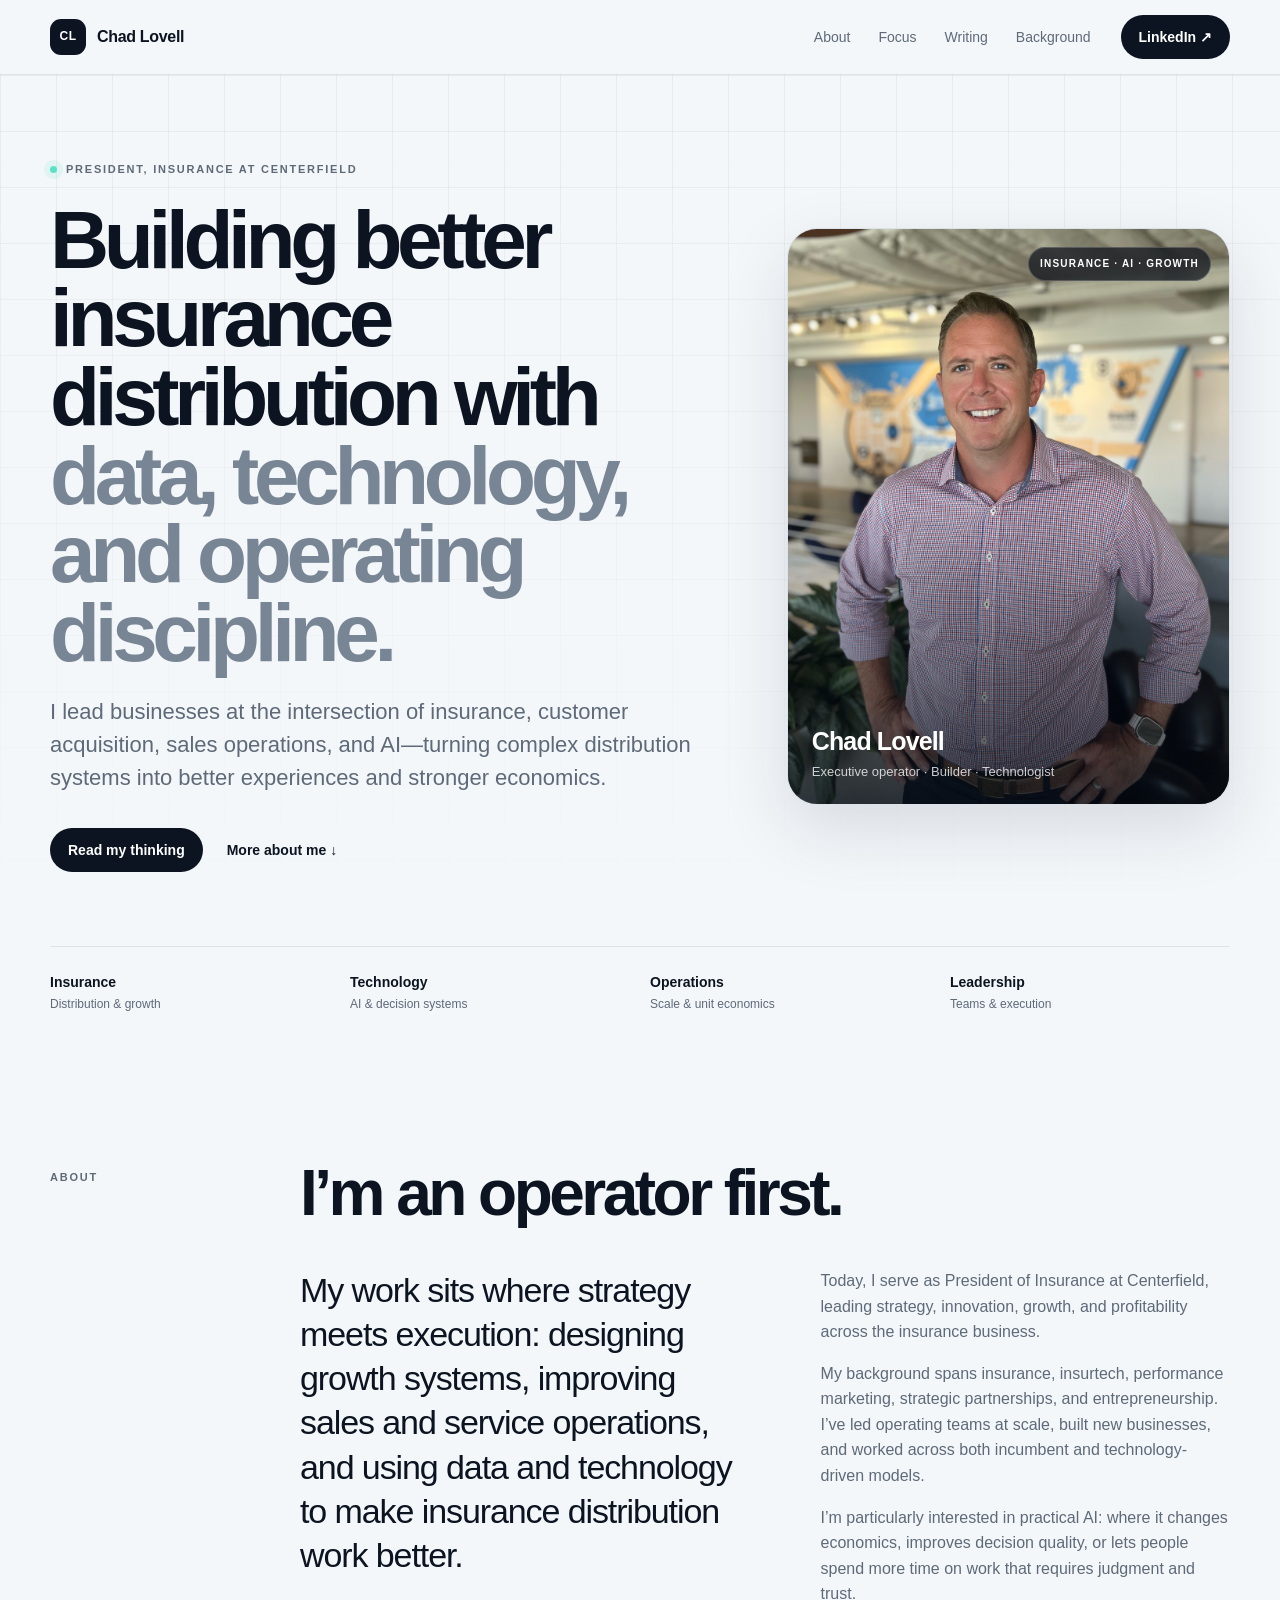
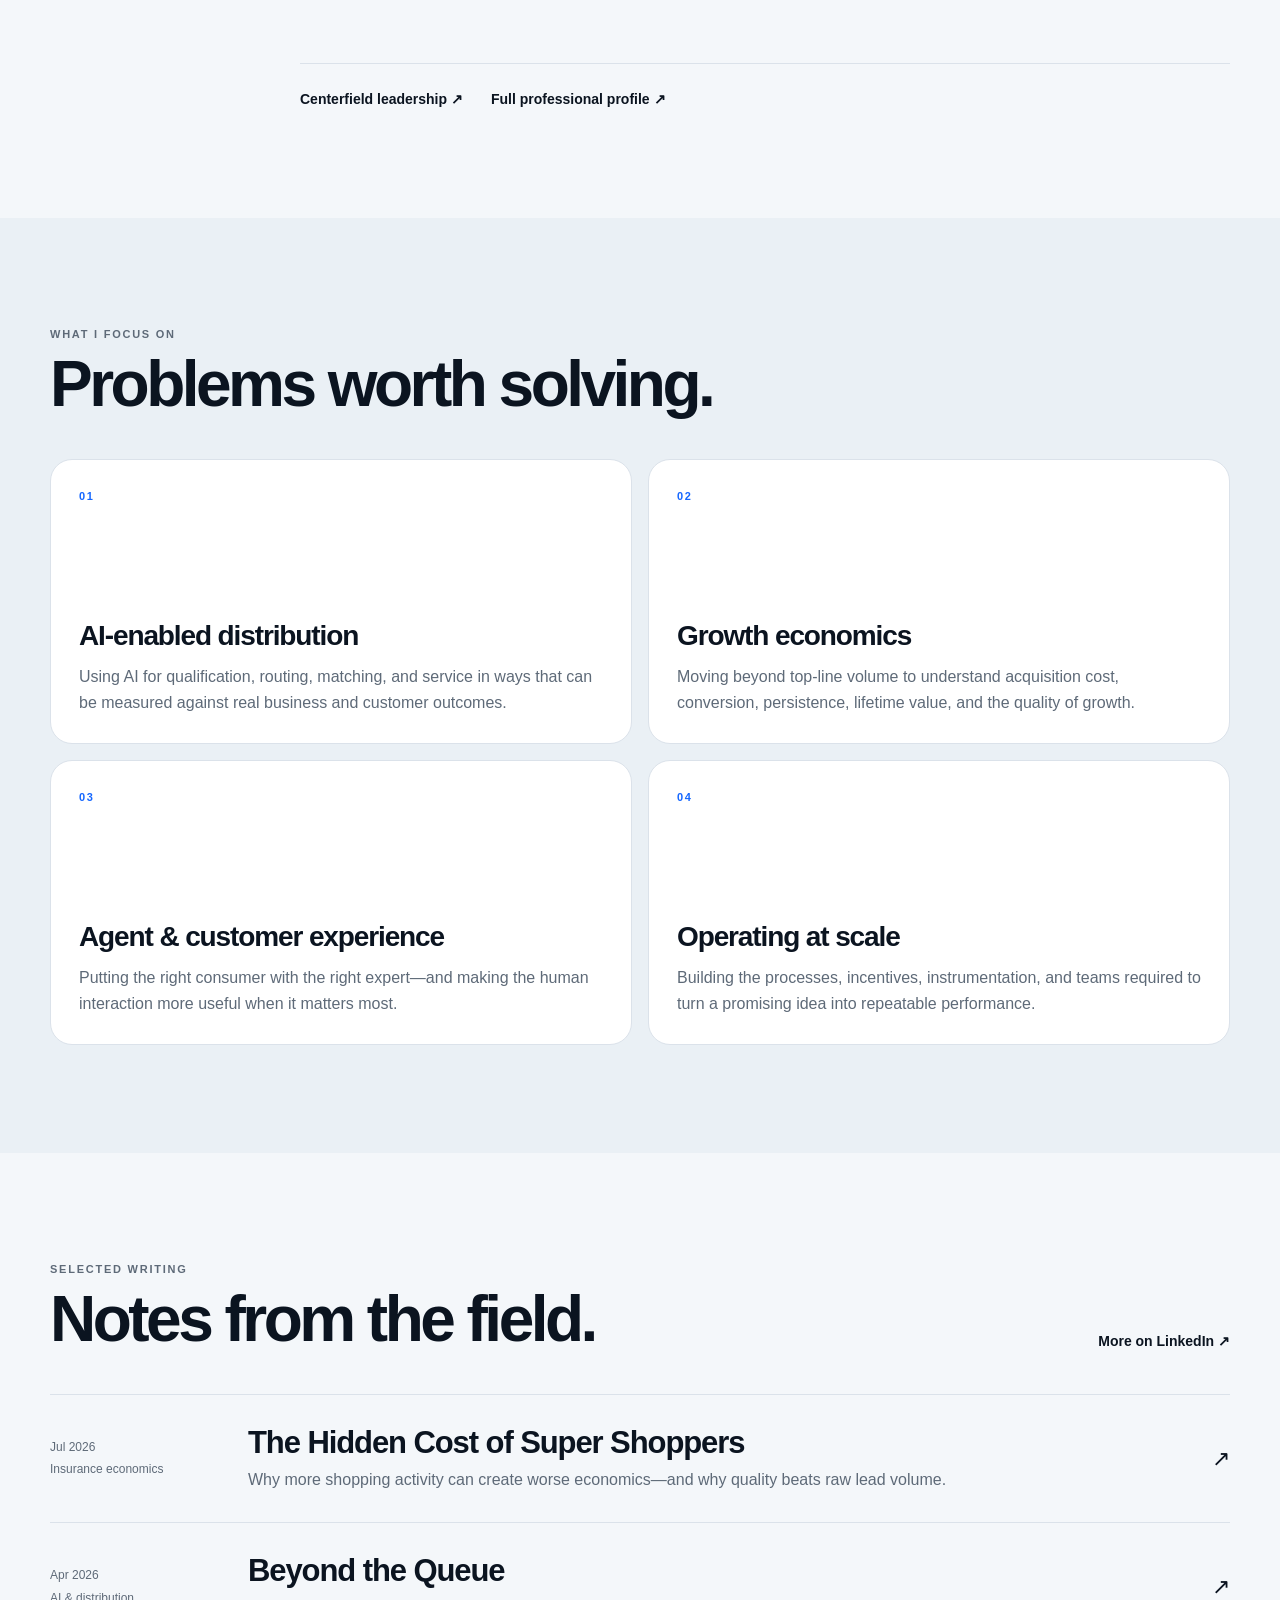
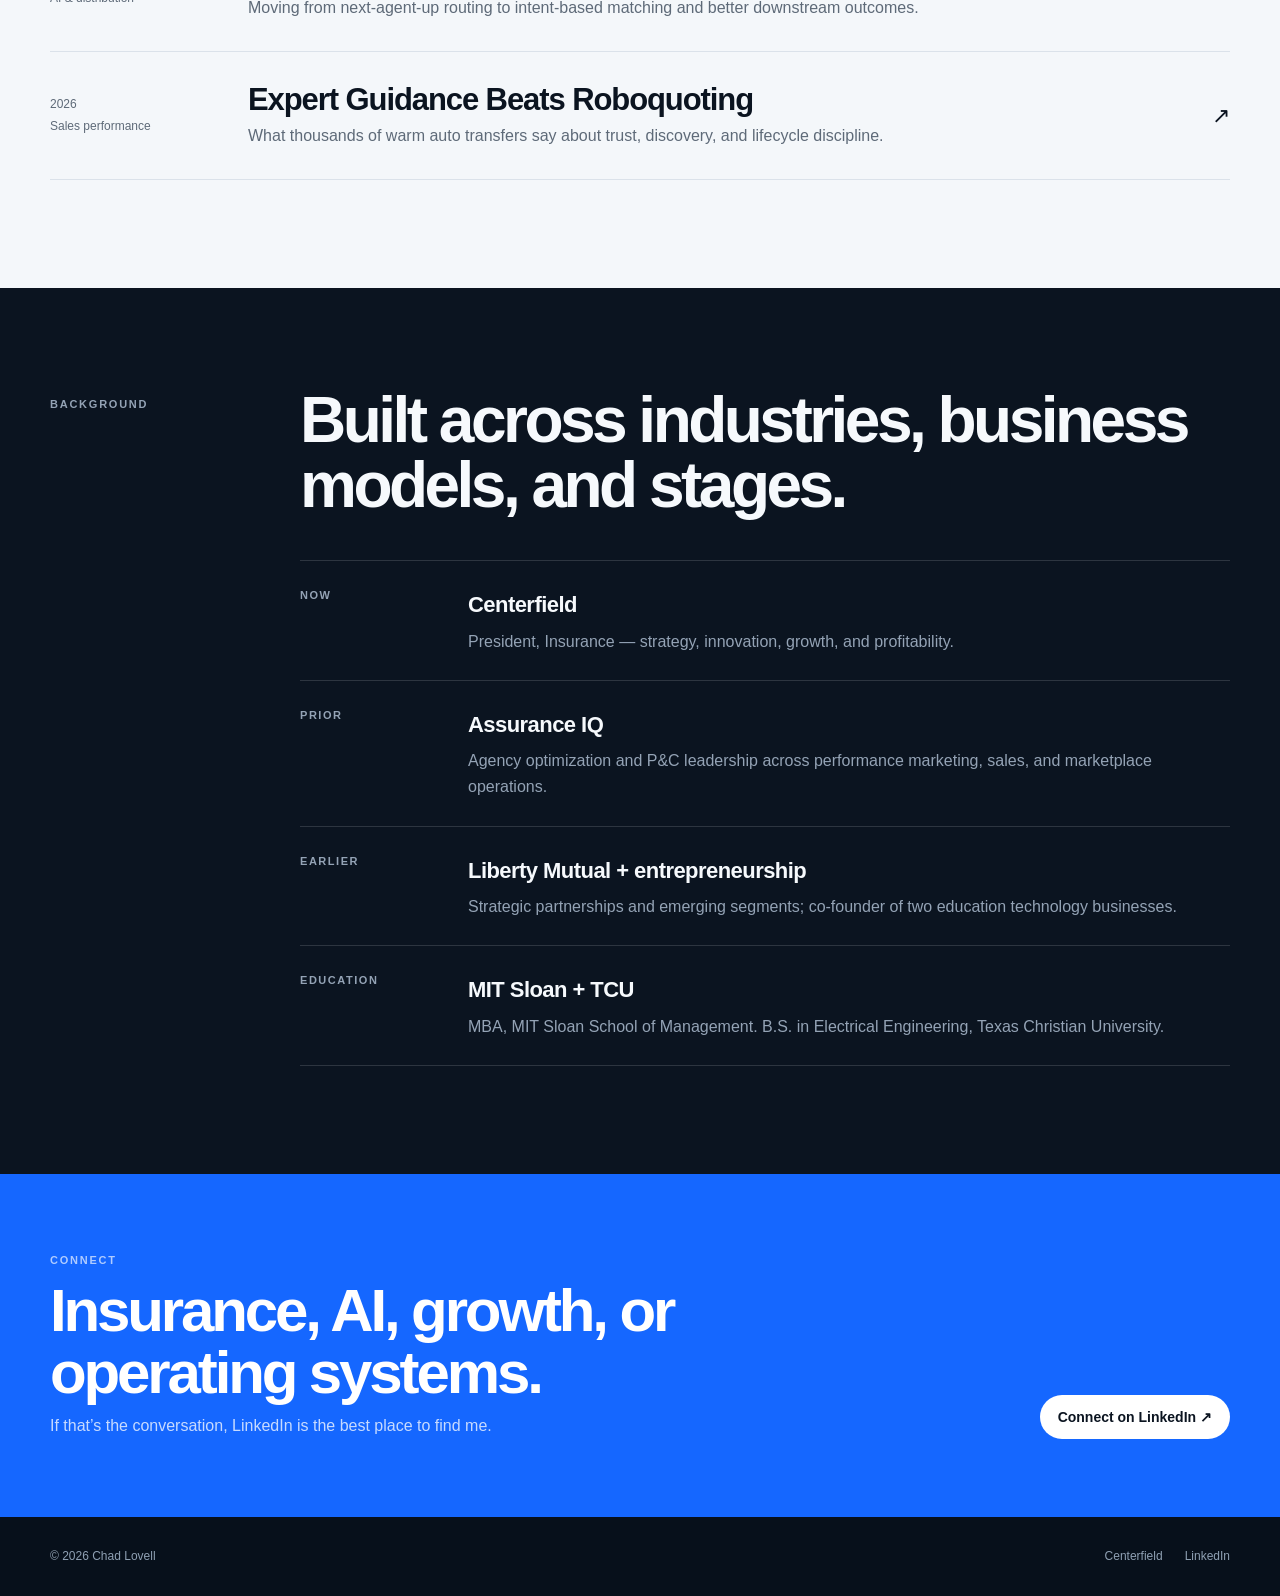
<file: index.html>
<!doctype html>
<html lang="en">
<head>
  <!-- Google tag (gtag.js) — preserved from the existing chadlovell.com site -->
  <script async src="https://www.googletagmanager.com/gtag/js?id=G-3PWENRH470"></script>
  <script>
    window.dataLayer = window.dataLayer || [];
    function gtag(){dataLayer.push(arguments);}
    gtag('js', new Date());
    gtag('config', 'G-3PWENRH470');
  </script>
  <meta charset="utf-8">
  <meta name="viewport" content="width=device-width, initial-scale=1, viewport-fit=cover">
  <title>Chad Lovell | Insurance, AI & Growth Executive</title>
  <meta name="description" content="Chad Lovell is President of Insurance at Centerfield, focused on insurance distribution, AI-enabled growth, customer acquisition, and operational performance.">
  <meta name="author" content="Chad Lovell">
  <meta name="p:domain_verify" content="3712b702a888fe27a7185b41e04737b6">
  <meta name="theme-color" content="#0b1420">
  <meta name="robots" content="index,follow,max-image-preview:large">
  <link rel="canonical" href="https://chadlovell.com/">
  <link rel="icon" type="image/svg+xml" href="/favicon.svg">
  <meta property="og:type" content="website"><meta property="og:title" content="Chad Lovell | Insurance, AI & Growth Executive"><meta property="og:description" content="Executive operator focused on insurance distribution, AI-enabled growth, and better customer and agent experiences."><meta property="og:url" content="https://chadlovell.com/"><meta property="og:site_name" content="Chad Lovell"><meta property="og:image" content="https://calovell.github.io/pics/chad_lovell.jpg"><meta name="twitter:card" content="summary_large_image">
  <script type="application/ld+json">{"@context":"https://schema.org","@type":"Person","name":"Chad Lovell","url":"https://chadlovell.com/","jobTitle":"President, Insurance","worksFor":{"@type":"Organization","name":"Centerfield","url":"https://www.centerfield.com/"},"alumniOf":[{"@type":"CollegeOrUniversity","name":"MIT Sloan School of Management"},{"@type":"CollegeOrUniversity","name":"Texas Christian University"}],"sameAs":["https://www.linkedin.com/in/chadlovell/"]}</script>
  <style>
    :root{--bg:#f4f7fa;--surface:#ffffff;--ink:#0b1420;--muted:#5e6a78;--line:#dbe2ea;--accent:#1567ff;--mint:#5de0c8;--dark:#0b1420;--max:1180px;--shadow:0 24px 70px rgba(11,20,32,.12)}*{box-sizing:border-box}html{scroll-behavior:smooth;-webkit-text-size-adjust:100%}body{margin:0;background:var(--bg);color:var(--ink);font-family:Inter,ui-sans-serif,-apple-system,BlinkMacSystemFont,"Segoe UI",Roboto,Helvetica,Arial,sans-serif;line-height:1.6;-webkit-font-smoothing:antialiased;overflow-x:hidden}img{max-width:100%;display:block}a{color:inherit;text-decoration:none}.shell{width:min(calc(100% - 48px),var(--max));margin:0 auto}header{position:sticky;top:0;z-index:50;background:rgba(244,247,250,.92);backdrop-filter:blur(15px);-webkit-backdrop-filter:blur(15px);border-bottom:1px solid rgba(219,226,234,.9)}.nav{height:74px;display:flex;align-items:center;gap:30px}.brand{display:flex;align-items:center;gap:11px;margin-right:auto;font-weight:750;letter-spacing:-.02em}.brandmark{width:36px;height:36px;border-radius:11px;background:var(--dark);color:#fff;display:grid;place-items:center;font-size:12px;font-weight:850;letter-spacing:.04em}nav{display:flex;gap:28px}nav a{font-size:14px;color:var(--muted)}nav a:hover{color:var(--ink)}.pill{display:inline-flex;align-items:center;justify-content:center;min-height:44px;padding:0 18px;border-radius:999px;background:var(--dark);color:#fff;font-size:14px;font-weight:720;white-space:nowrap}.hero{padding:86px 0 46px;position:relative;overflow:hidden}.hero:before{content:"";position:absolute;inset:0;pointer-events:none;background-image:linear-gradient(rgba(11,20,32,.055) 1px,transparent 1px),linear-gradient(90deg,rgba(11,20,32,.055) 1px,transparent 1px);background-size:56px 56px;mask-image:linear-gradient(to bottom,#000,transparent 85%)}.hero-grid{position:relative;display:grid;grid-template-columns:minmax(0,1.2fr) minmax(330px,.8fr);gap:72px;align-items:center}.eyebrow{display:flex;align-items:center;gap:9px;text-transform:uppercase;letter-spacing:.16em;font-size:11px;font-weight:800;color:var(--muted)}.dot{width:7px;height:7px;border-radius:50%;background:var(--mint);box-shadow:0 0 0 6px rgba(93,224,200,.14)}h1{margin:22px 0 24px;font-size:clamp(52px,6.4vw,86px);line-height:.96;letter-spacing:-.065em;font-weight:800;max-width:820px}h1 span{color:#788594;font-weight:620}.lede{font-size:clamp(18px,2vw,22px);line-height:1.48;color:var(--muted);max-width:720px;margin:0}.hero-actions{display:flex;align-items:center;gap:24px;margin-top:34px}.textlink{font-size:14px;font-weight:720}.portrait{position:relative;min-height:570px;border-radius:30px;overflow:hidden;border:1px solid var(--line);box-shadow:var(--shadow);background:#d9e0e7;isolation:isolate}.portrait img{width:100%;height:100%;min-height:570px;object-fit:cover;object-position:22% 16%}.portrait:after{content:"";position:absolute;inset:0;z-index:1;background:linear-gradient(180deg,transparent 48%,rgba(4,9,16,.78) 100%);pointer-events:none}.portrait-tag{position:absolute;z-index:2;right:18px;top:18px;padding:8px 11px;border:1px solid rgba(255,255,255,.2);border-radius:999px;background:rgba(6,13,23,.68);color:#fff;font-size:10px;font-weight:800;letter-spacing:.12em;text-transform:uppercase;backdrop-filter:blur(8px)}.portrait-copy{position:absolute;z-index:2;left:24px;right:24px;bottom:22px;color:#fff}.portrait-copy strong{display:block;font-size:25px;line-height:1.1;letter-spacing:-.035em}.portrait-copy span{display:block;margin-top:6px;color:rgba(255,255,255,.78);font-size:13px}.metrics{position:relative;display:grid;grid-template-columns:repeat(4,1fr);gap:20px;margin-top:74px;padding-top:24px;border-top:1px solid var(--line)}.metric strong{display:block;font-size:14px}.metric span{display:block;color:var(--muted);font-size:12px;margin-top:2px}section.content{padding:108px 0}.section-grid{display:grid;grid-template-columns:180px minmax(0,1fr);gap:70px}.kicker{text-transform:uppercase;letter-spacing:.16em;font-size:11px;font-weight:800;color:var(--muted)}.section-title{font-size:clamp(40px,5vw,64px);line-height:1.02;letter-spacing:-.055em;margin:-8px 0 42px}.about-grid{display:grid;grid-template-columns:1.05fr .95fr;gap:68px}.bigcopy{font-size:clamp(24px,3vw,34px);line-height:1.3;letter-spacing:-.032em;margin:0}.bodycopy{color:var(--muted)}.bodycopy p:first-child{margin-top:0}.links{display:flex;flex-wrap:wrap;gap:28px;margin-top:40px;padding-top:24px;border-top:1px solid var(--line);font-size:14px;font-weight:720}.tint{background:#eaf0f5}.section-head{display:flex;align-items:end;justify-content:space-between;gap:30px;margin-bottom:42px}.section-head .section-title{margin:8px 0 0}.focus-grid{display:grid;grid-template-columns:repeat(2,1fr);gap:16px}.card{min-height:285px;padding:28px;border:1px solid var(--line);border-radius:22px;background:var(--surface);display:flex;flex-direction:column}.index{font-size:11px;font-weight:850;letter-spacing:.15em;color:var(--accent)}.card h3{font-size:28px;line-height:1.1;letter-spacing:-.04em;margin:auto 0 12px}.card p{margin:0;color:var(--muted)}.articles{border-top:1px solid var(--line)}.article{display:grid;grid-template-columns:170px minmax(0,1fr) 30px;gap:28px;align-items:center;padding:30px 0;border-bottom:1px solid var(--line)}.meta{color:var(--muted);font-size:12px;display:flex;flex-direction:column;gap:3px}.article h3{font-size:clamp(23px,3vw,31px);line-height:1.15;letter-spacing:-.035em;margin:0 0 6px}.article p{margin:0;color:var(--muted)}.arrow{font-size:22px;justify-self:end}.dark{background:var(--dark);color:#f6f9fc}.dark .kicker,.dark .meta,.dark .timeline p,.dark .timeline-label{color:#94a3b5}.timeline{border-top:1px solid rgba(255,255,255,.14)}.timeline-row{display:grid;grid-template-columns:140px 1fr;gap:28px;padding:26px 0;border-bottom:1px solid rgba(255,255,255,.14)}.timeline-label{text-transform:uppercase;letter-spacing:.14em;font-size:11px;font-weight:800}.timeline h3{font-size:22px;letter-spacing:-.025em;margin:0 0 6px}.timeline p{margin:0}.cta{background:var(--accent);color:#fff;padding:78px 0}.cta-grid{display:flex;align-items:end;justify-content:space-between;gap:40px}.cta .kicker{color:rgba(255,255,255,.66)}.cta h2{font-size:clamp(38px,5vw,60px);line-height:1.03;letter-spacing:-.052em;margin:10px 0 10px;max-width:800px}.cta p{margin:0;color:rgba(255,255,255,.76)}.lightpill{background:#fff;color:var(--dark)}footer{background:#07101b;color:#8fa0b3;padding:30px 0;font-size:12px}.footer{display:flex;justify-content:space-between;gap:28px}.footerlinks{display:flex;gap:22px}@media(max-width:980px){nav{display:none}.hero-grid{grid-template-columns:1fr;gap:46px}.portrait{max-width:620px;min-height:500px}.portrait img{min-height:500px}.metrics{grid-template-columns:repeat(2,1fr)}.section-grid{grid-template-columns:1fr;gap:24px}.about-grid{grid-template-columns:1fr;gap:30px}}@media(max-width:720px){.shell{width:min(calc(100% - 32px),var(--max))}.nav{height:66px}.brand span:last-child{display:none}.nav>.pill{display:none}.hero{padding:66px 0 36px}h1{font-size:clamp(46px,14.5vw,64px);line-height:.99;overflow-wrap:anywhere}.hero-actions{flex-wrap:wrap}.portrait{min-height:430px;border-radius:24px}.portrait img{min-height:430px;object-position:24% 14%}.metrics{margin-top:54px}section.content{padding:78px 0}.section-head{align-items:start;flex-direction:column}.focus-grid{grid-template-columns:1fr}.card{min-height:235px}.article{grid-template-columns:1fr 26px;gap:10px}.meta{grid-column:1/-1;flex-direction:row;gap:14px}.arrow{grid-column:2;grid-row:2}.timeline-row{grid-template-columns:1fr;gap:7px}.cta-grid{align-items:start;flex-direction:column}.footer{flex-direction:column;gap:12px}}@media(max-width:520px){.shell{width:min(calc(100% - 24px),var(--max))}.hero{padding-top:52px}h1{font-size:clamp(40px,13.2vw,54px)}.lede{font-size:17px}.hero-actions{align-items:stretch;gap:12px}.hero-actions .pill{width:100%}.portrait{min-height:380px;border-radius:20px}.portrait img{min-height:380px}.portrait-copy{left:18px;right:18px;bottom:17px}.portrait-copy strong{font-size:21px}.portrait-tag{top:14px;right:14px}.metrics{grid-template-columns:1fr;gap:14px}.metric{padding-bottom:12px;border-bottom:1px solid var(--line)}section.content{padding:66px 0}.section-title{font-size:clamp(34px,11vw,48px)}.bigcopy{font-size:23px}.card{padding:23px}.article{padding:24px 0}.cta{padding:60px 0}.cta .pill{width:100%}.footerlinks{flex-wrap:wrap}}@media(prefers-reduced-motion:reduce){html{scroll-behavior:auto}}
  </style>
</head>
<body><header><div class="shell nav"><a class="brand" href="#top" aria-label="Chad Lovell home"><span class="brandmark">CL</span><span>Chad Lovell</span></a><nav aria-label="Primary navigation"><a href="#about">About</a><a href="#focus">Focus</a><a href="#writing">Writing</a><a href="#background">Background</a></nav><a class="pill" href="https://www.linkedin.com/in/chadlovell/" target="_blank" rel="noopener noreferrer">LinkedIn ↗</a></div></header><main id="top"><section class="hero"><div class="shell hero-grid"><div><div class="eyebrow"><span class="dot"></span>President, Insurance at Centerfield</div><h1>Building better insurance distribution with <span>data, technology, and operating discipline.</span></h1><p class="lede">I lead businesses at the intersection of insurance, customer acquisition, sales operations, and AI—turning complex distribution systems into better experiences and stronger economics.</p><div class="hero-actions"><a class="pill" href="#writing">Read my thinking</a><a class="textlink" href="#about">More about me ↓</a></div></div><aside class="portrait" aria-label="Professional portrait of Chad Lovell"><img src="https://calovell.github.io/pics/chad_lovell.jpg" alt="Chad Lovell" loading="eager" decoding="async" onerror="this.onerror=null;this.src='https://avatars.githubusercontent.com/u/3684968?v=4';this.style.objectPosition='center 20%';"><div class="portrait-tag">Insurance · AI · Growth</div><div class="portrait-copy"><strong>Chad Lovell</strong><span>Executive operator · Builder · Technologist</span></div></aside></div><div class="shell metrics"><div class="metric"><strong>Insurance</strong><span>Distribution & growth</span></div><div class="metric"><strong>Technology</strong><span>AI & decision systems</span></div><div class="metric"><strong>Operations</strong><span>Scale & unit economics</span></div><div class="metric"><strong>Leadership</strong><span>Teams & execution</span></div></div></section><section class="content" id="about"><div class="shell section-grid"><div class="kicker">About</div><div><h2 class="section-title">I’m an operator first.</h2><div class="about-grid"><p class="bigcopy">My work sits where strategy meets execution: designing growth systems, improving sales and service operations, and using data and technology to make insurance distribution work better.</p><div class="bodycopy"><p>Today, I serve as President of Insurance at Centerfield, leading strategy, innovation, growth, and profitability across the insurance business.</p><p>My background spans insurance, insurtech, performance marketing, strategic partnerships, and entrepreneurship. I’ve led operating teams at scale, built new businesses, and worked across both incumbent and technology-driven models.</p><p>I’m particularly interested in practical AI: where it changes economics, improves decision quality, or lets people spend more time on work that requires judgment and trust.</p></div></div><div class="links"><a href="https://www.centerfield.com/our-team" target="_blank" rel="noopener noreferrer">Centerfield leadership ↗</a><a href="https://www.linkedin.com/in/chadlovell/" target="_blank" rel="noopener noreferrer">Full professional profile ↗</a></div></div></div></section><section class="content tint" id="focus"><div class="shell"><div class="section-head"><div><div class="kicker">What I focus on</div><h2 class="section-title">Problems worth solving.</h2></div></div><div class="focus-grid"><article class="card"><span class="index">01</span><h3>AI-enabled distribution</h3><p>Using AI for qualification, routing, matching, and service in ways that can be measured against real business and customer outcomes.</p></article><article class="card"><span class="index">02</span><h3>Growth economics</h3><p>Moving beyond top-line volume to understand acquisition cost, conversion, persistence, lifetime value, and the quality of growth.</p></article><article class="card"><span class="index">03</span><h3>Agent & customer experience</h3><p>Putting the right consumer with the right expert—and making the human interaction more useful when it matters most.</p></article><article class="card"><span class="index">04</span><h3>Operating at scale</h3><p>Building the processes, incentives, instrumentation, and teams required to turn a promising idea into repeatable performance.</p></article></div></div></section><section class="content" id="writing"><div class="shell"><div class="section-head"><div><div class="kicker">Selected writing</div><h2 class="section-title">Notes from the field.</h2></div><a class="textlink" href="https://www.linkedin.com/in/chadlovell/recent-activity/all/" target="_blank" rel="noopener noreferrer">More on LinkedIn ↗</a></div><div class="articles"><a class="article" href="https://www.linkedin.com/pulse/hidden-cost-super-shoppers-chad-lovell-rr0ec" target="_blank" rel="noopener noreferrer"><div class="meta"><span>Jul 2026</span><span>Insurance economics</span></div><div><h3>The Hidden Cost of Super Shoppers</h3><p>Why more shopping activity can create worse economics—and why quality beats raw lead volume.</p></div><span class="arrow">↗</span></a><a class="article" href="https://www.linkedin.com/posts/centerfield-media_beyond-the-queue-activity-7447659355233009664-JRkK" target="_blank" rel="noopener noreferrer"><div class="meta"><span>Apr 2026</span><span>AI & distribution</span></div><div><h3>Beyond the Queue</h3><p>Moving from next-agent-up routing to intent-based matching and better downstream outcomes.</p></div><span class="arrow">↗</span></a><a class="article" href="https://www.linkedin.com/posts/chadlovell_in-the-insurance-world-we-spend-a-lot-of-activity-7431710222504640513-ffa4" target="_blank" rel="noopener noreferrer"><div class="meta"><span>2026</span><span>Sales performance</span></div><div><h3>Expert Guidance Beats Roboquoting</h3><p>What thousands of warm auto transfers say about trust, discovery, and lifecycle discipline.</p></div><span class="arrow">↗</span></a></div></div></section><section class="content dark" id="background"><div class="shell section-grid"><div class="kicker">Background</div><div><h2 class="section-title">Built across industries, business models, and stages.</h2><div class="timeline"><div class="timeline-row"><div class="timeline-label">Now</div><div><h3>Centerfield</h3><p>President, Insurance — strategy, innovation, growth, and profitability.</p></div></div><div class="timeline-row"><div class="timeline-label">Prior</div><div><h3>Assurance IQ</h3><p>Agency optimization and P&amp;C leadership across performance marketing, sales, and marketplace operations.</p></div></div><div class="timeline-row"><div class="timeline-label">Earlier</div><div><h3>Liberty Mutual + entrepreneurship</h3><p>Strategic partnerships and emerging segments; co-founder of two education technology businesses.</p></div></div><div class="timeline-row"><div class="timeline-label">Education</div><div><h3>MIT Sloan + TCU</h3><p>MBA, MIT Sloan School of Management. B.S. in Electrical Engineering, Texas Christian University.</p></div></div></div></div></div></section><section class="cta"><div class="shell cta-grid"><div><div class="kicker">Connect</div><h2>Insurance, AI, growth, or operating systems.</h2><p>If that’s the conversation, LinkedIn is the best place to find me.</p></div><a class="pill lightpill" href="https://www.linkedin.com/in/chadlovell/" target="_blank" rel="noopener noreferrer">Connect on LinkedIn ↗</a></div></section></main><footer><div class="shell footer"><div>© 2026 Chad Lovell</div><div class="footerlinks"><a href="https://www.centerfield.com/" target="_blank" rel="noopener noreferrer">Centerfield</a><a href="https://www.linkedin.com/in/chadlovell/" target="_blank" rel="noopener noreferrer">LinkedIn</a></div></div></footer></body></html>
</file>
